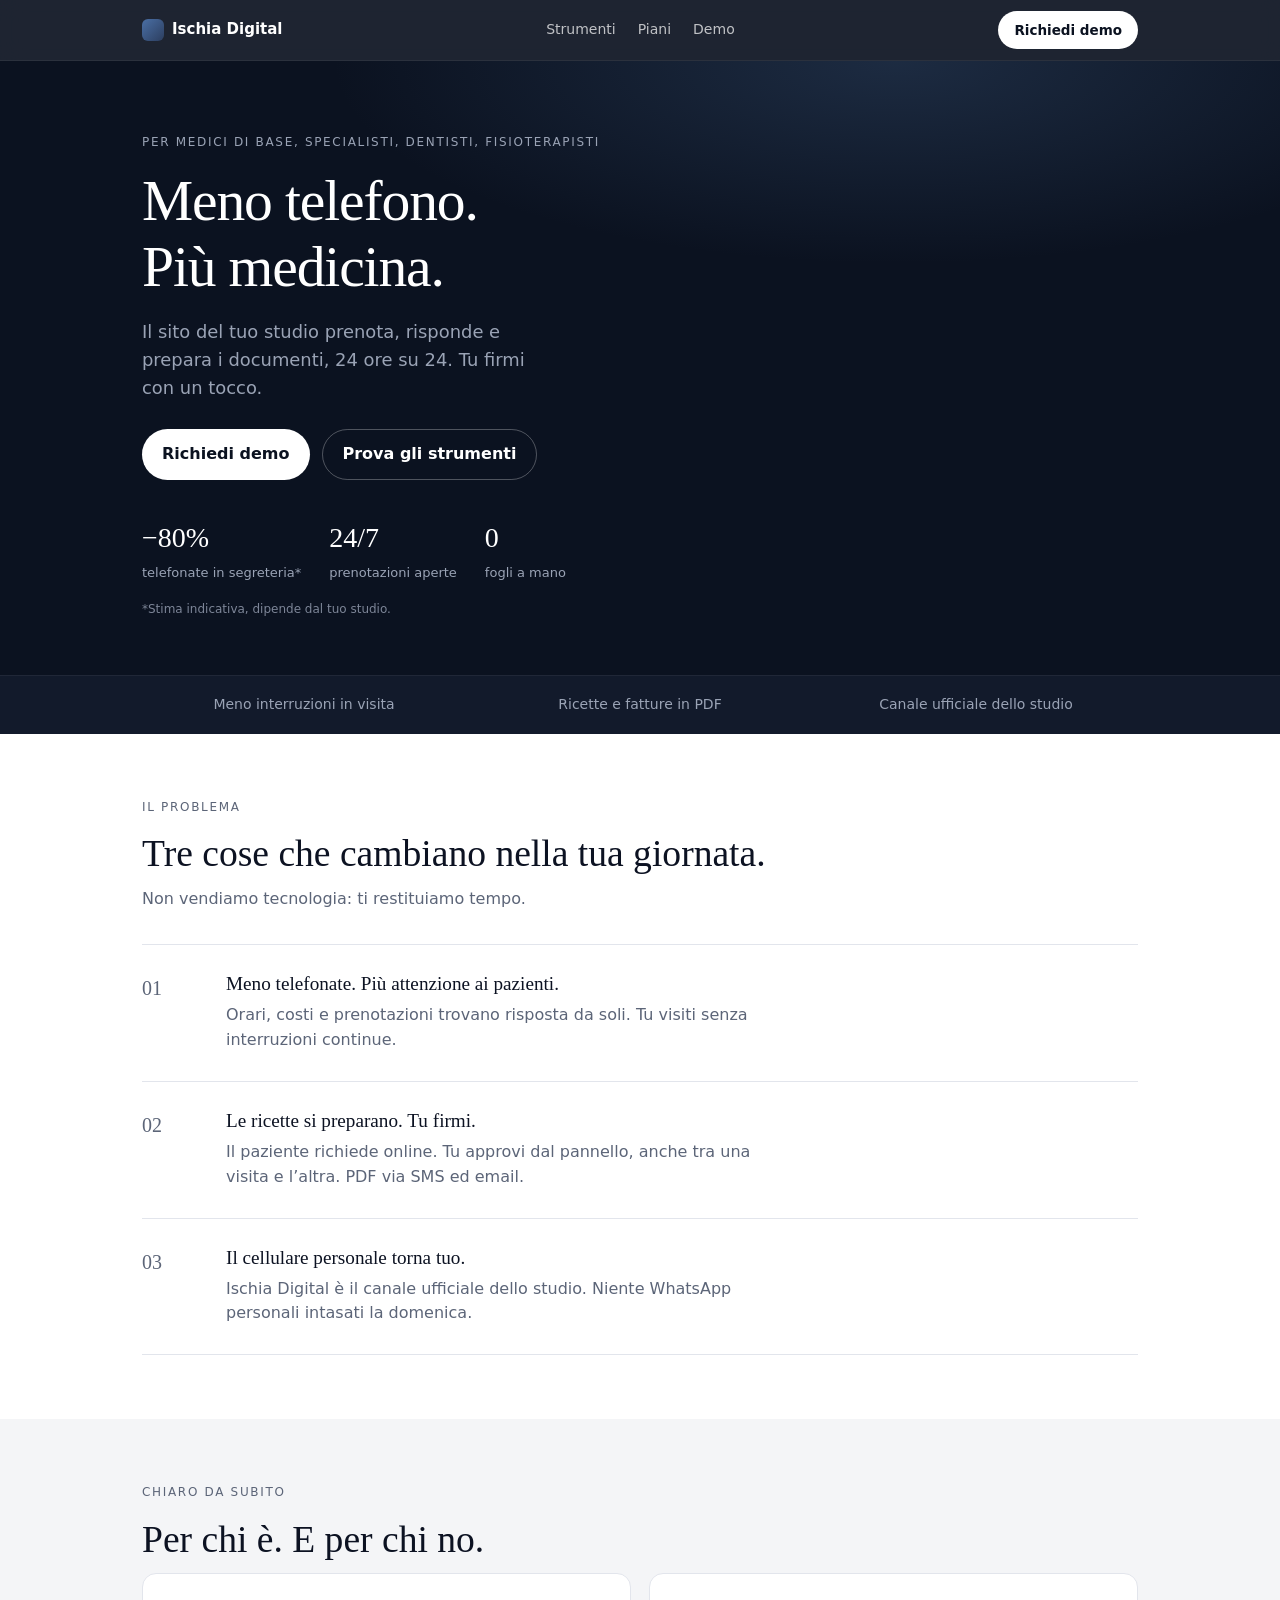
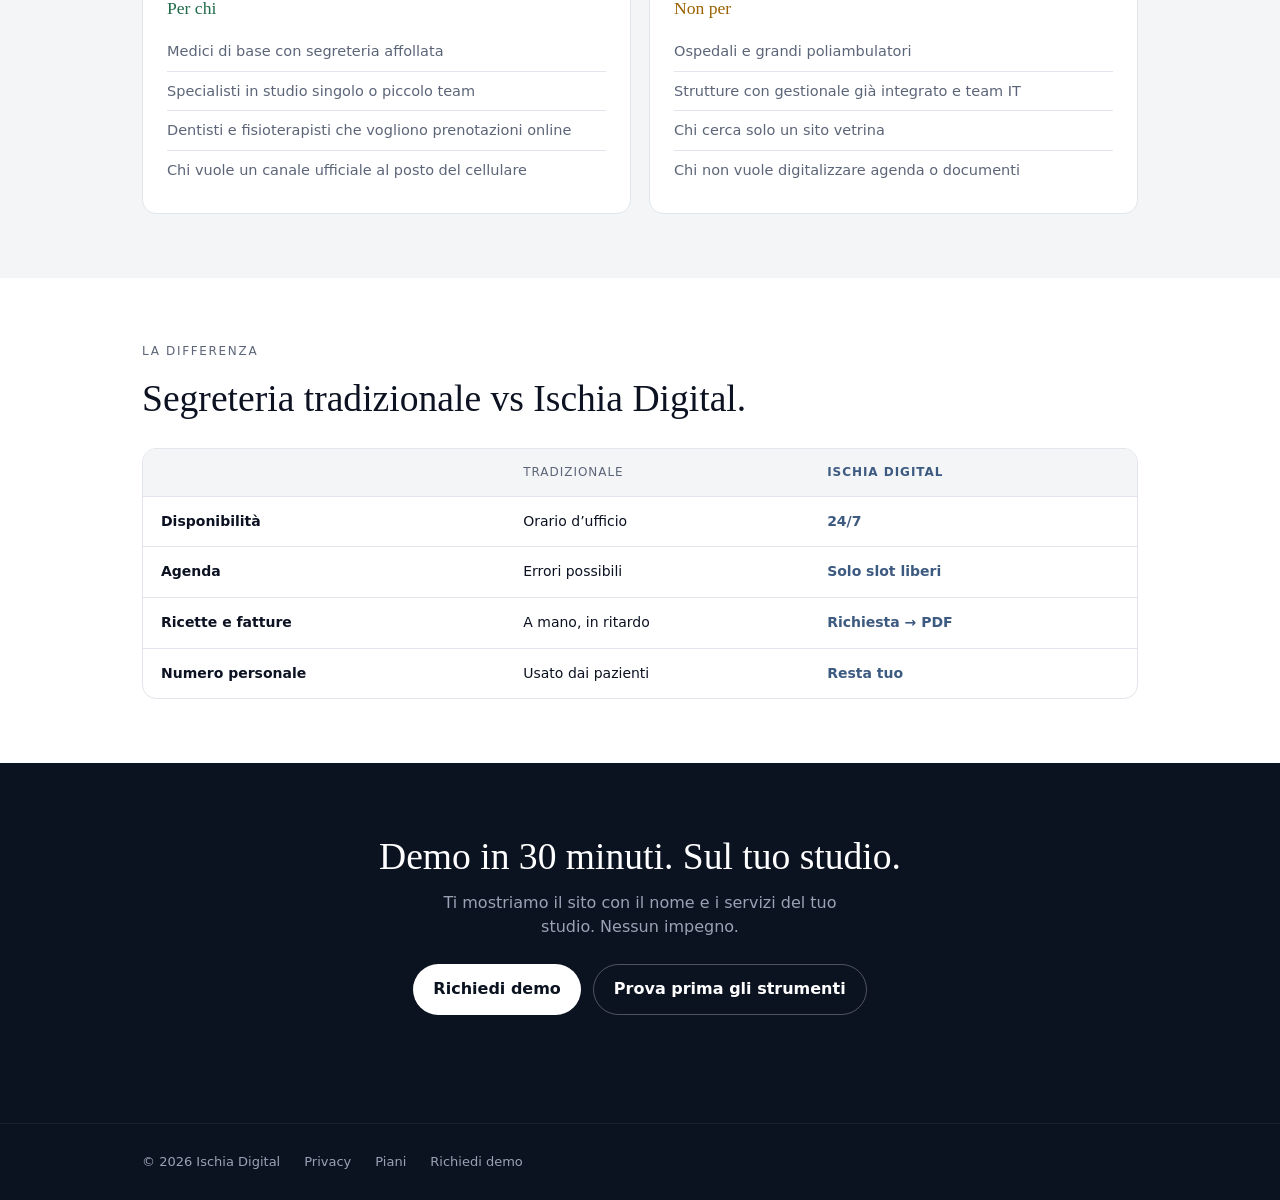
<file: index.html>
<!DOCTYPE html>
<html lang="it">
<head>
<meta charset="utf-8">
<meta name="viewport" content="width=device-width, initial-scale=1, viewport-fit=cover">
<title>Ischia Digital — Meno telefono. Più medicina.</title>
<meta name="description" content="Il sito del tuo studio prenota, risponde e prepara i documenti. Tu firmi con un tocco. Demo in 30 minuti.">
<link rel="stylesheet" href="style.css">
</head>
<body class="home">
<header class="hdr">
  <div class="w hdr-inner">
    <a class="logo" href="index.html"><i></i>Ischia Digital</a>
    <nav>
      <a href="strumenti.html">Strumenti</a>
      <a href="piani.html">Piani</a>
      <a href="demo.html">Demo</a>
    </nav>
    <a class="btn btn-pill" href="demo.html#richiedi">Richiedi demo</a>
  </div>
</header>

<section class="hero-dark">
  <div class="w">
    <p class="eyebrow">Per medici di base, specialisti, dentisti, fisioterapisti</p>
    <h1 class="display rv">Meno telefono.<br>Più medicina.</h1>
    <p class="lead rv">Il sito del tuo studio prenota, risponde e prepara i documenti, 24 ore su 24. Tu firmi con un tocco.</p>
    <div class="hero-cta rv">
      <a class="btn btn-light" href="demo.html#richiedi">Richiedi demo</a>
      <a class="btn btn-ghost" href="strumenti.html">Prova gli strumenti</a>
    </div>
    <div class="hero-stats rv">
      <div><strong>−80%</strong><span>telefonate in segreteria*</span></div>
      <div><strong>24/7</strong><span>prenotazioni aperte</span></div>
      <div><strong>0</strong><span>fogli a mano</span></div>
    </div>
    <p class="micro">*Stima indicativa, dipende dal tuo studio.</p>
  </div>
</section>

<div class="bar-dark">
  <div class="w bar-grid">
    <div>Meno interruzioni in visita</div>
    <div>Ricette e fatture in PDF</div>
    <div>Canale ufficiale dello studio</div>
  </div>
</div>

<section class="sec-light">
  <div class="w">
    <p class="eyebrow dark rv">Il problema</p>
    <h2 class="display-sm rv">Tre cose che cambiano nella tua giornata.</h2>
    <p class="sub rv">Non vendiamo tecnologia: ti restituiamo tempo.</p>
    <div class="rows">
      <article class="row-item rv">
        <span class="num">01</span>
        <div>
          <h3>Meno telefonate. Più attenzione ai pazienti.</h3>
          <p>Orari, costi e prenotazioni trovano risposta da soli. Tu visiti senza interruzioni continue.</p>
        </div>
      </article>
      <article class="row-item rv">
        <span class="num">02</span>
        <div>
          <h3>Le ricette si preparano. Tu firmi.</h3>
          <p>Il paziente richiede online. Tu approvi dal pannello, anche tra una visita e l’altra. PDF via SMS ed email.</p>
        </div>
      </article>
      <article class="row-item rv">
        <span class="num">03</span>
        <div>
          <h3>Il cellulare personale torna tuo.</h3>
          <p>Ischia Digital è il canale ufficiale dello studio. Niente WhatsApp personali intasati la domenica.</p>
        </div>
      </article>
    </div>
  </div>
</section>

<section class="sec-muted">
  <div class="w">
    <p class="eyebrow dark rv">Chiaro da subito</p>
    <h2 class="display-sm rv">Per chi è. E per chi no.</h2>
    <div class="split">
      <div class="split-card yes rv">
        <h3>Per chi</h3>
        <ul>
          <li>Medici di base con segreteria affollata</li>
          <li>Specialisti in studio singolo o piccolo team</li>
          <li>Dentisti e fisioterapisti che vogliono prenotazioni online</li>
          <li>Chi vuole un canale ufficiale al posto del cellulare</li>
        </ul>
      </div>
      <div class="split-card no rv">
        <h3>Non per</h3>
        <ul>
          <li>Ospedali e grandi poliambulatori</li>
          <li>Strutture con gestionale già integrato e team IT</li>
          <li>Chi cerca solo un sito vetrina</li>
          <li>Chi non vuole digitalizzare agenda o documenti</li>
        </ul>
      </div>
    </div>
  </div>
</section>

<section class="sec-light">
  <div class="w">
    <p class="eyebrow dark rv">La differenza</p>
    <h2 class="display-sm rv">Segreteria tradizionale vs Ischia Digital.</h2>
    <div class="cmp rv">
      <div class="cmp-head"><span></span><span>Tradizionale</span><span class="hl">Ischia Digital</span></div>
      <div class="cmp-row"><span>Disponibilità</span><span>Orario d’ufficio</span><span class="hl">24/7</span></div>
      <div class="cmp-row"><span>Agenda</span><span>Errori possibili</span><span class="hl">Solo slot liberi</span></div>
      <div class="cmp-row"><span>Ricette e fatture</span><span>A mano, in ritardo</span><span class="hl">Richiesta → PDF</span></div>
      <div class="cmp-row"><span>Numero personale</span><span>Usato dai pazienti</span><span class="hl">Resta tuo</span></div>
    </div>
  </div>
</section>

<section class="sec-dark">
  <div class="w cta-block">
    <h2 class="display-sm light rv">Demo in 30 minuti. Sul tuo studio.</h2>
    <p class="lead-sm rv">Ti mostriamo il sito con il nome e i servizi del tuo studio. Nessun impegno.</p>
    <div class="hero-cta rv">
      <a class="btn btn-light" href="demo.html#richiedi">Richiedi demo</a>
      <a class="btn btn-ghost" href="strumenti.html">Prova prima gli strumenti</a>
    </div>
  </div>
</section>

<footer class="ftr">
  <div class="w ftr-inner">
    <span>© 2026 Ischia Digital</span>
    <a href="privacy.html">Privacy</a>
    <a href="piani.html">Piani</a>
    <a href="demo.html#richiedi">Richiedi demo</a>
  </div>
</footer>

<a class="fab" href="demo.html#richiedi">Richiedi demo →</a>
<script src="common.js"></script>
</body>
</html>
</file>
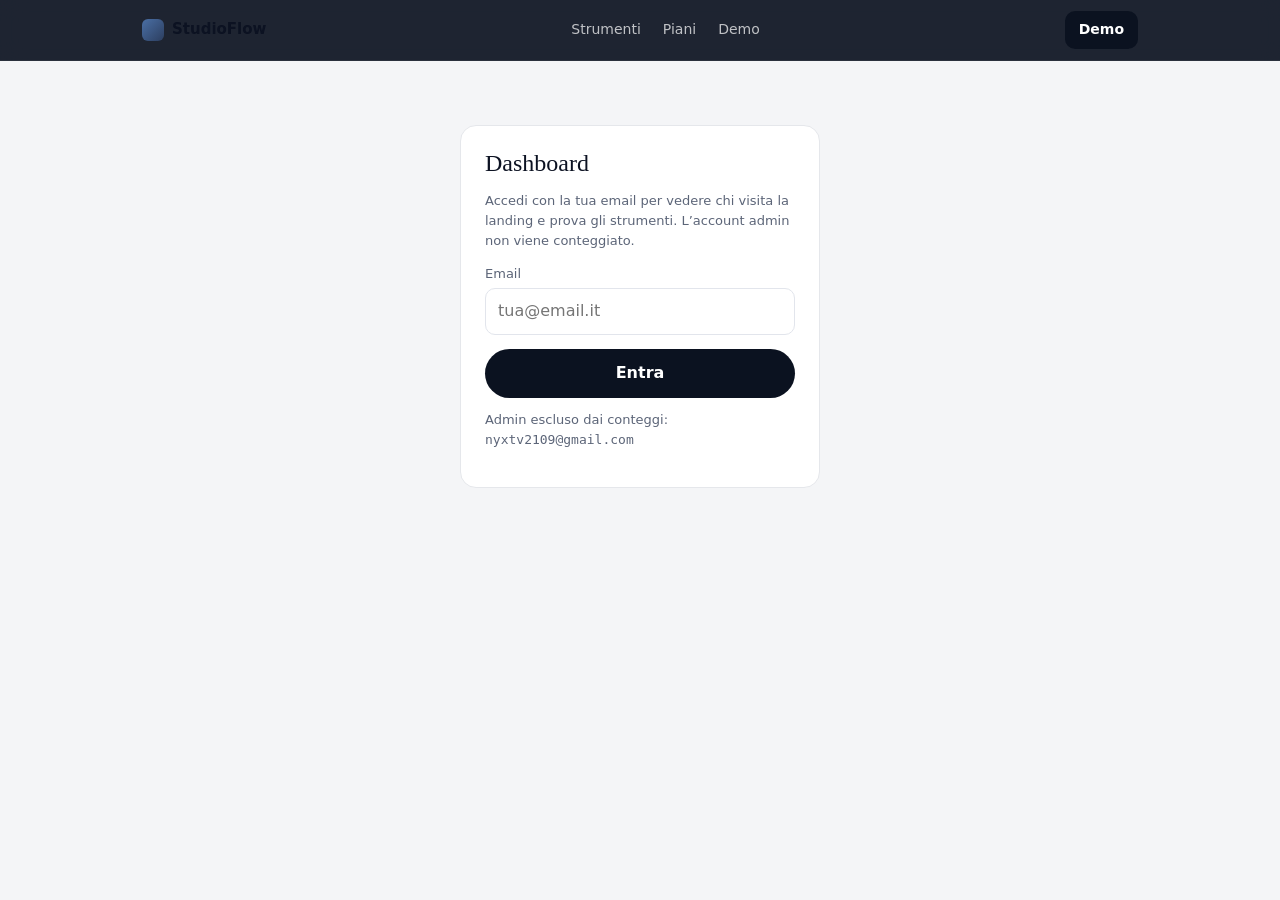
<file: dashboard.html>
<!DOCTYPE html>
<html lang="it">
<head>
<meta charset="utf-8">
<meta name="viewport" content="width=device-width, initial-scale=1, viewport-fit=cover">
<title>Dashboard — StudioFlow</title>
<link rel="stylesheet" href="style.css">
<style>
.dash-wrap{max-width:960px;margin:0 auto;padding:24px 16px 60px}
.dash-grid{display:grid;gap:12px;grid-template-columns:repeat(2,1fr)}
@media(min-width:640px){.dash-grid{grid-template-columns:repeat(4,1fr)}}
.stat{background:var(--card,#fff);border:1px solid var(--bd,#e5e7eb);border-radius:14px;padding:16px}
.stat b{display:block;font-size:1.6rem;font-family:Georgia,serif}
.stat span{font-size:12px;color:var(--mut,#6b7280);text-transform:uppercase;letter-spacing:.06em}
.tbl{width:100%;border-collapse:collapse;font-size:13px}
.tbl th,.tbl td{text-align:left;padding:8px 10px;border-bottom:1px solid var(--bd,#e5e7eb)}
.tbl th{font-size:11px;text-transform:uppercase;color:var(--mut,#6b7280)}
.login-box{max-width:360px;margin:40px auto;padding:24px;border:1px solid var(--bd,#e5e7eb);border-radius:16px;background:var(--card,#fff)}
.muted{color:var(--mut,#6b7280);font-size:13px}
.badge{display:inline-block;padding:2px 8px;border-radius:999px;background:#e8eef8;font-size:12px}
</style>
</head>
<body>
<header>
  <div class="w">
    <a class="logo" href="index.html" style="color:inherit;text-decoration:none"><i></i>StudioFlow</a>
    <nav>
      <a href="strumenti.html">Strumenti</a>
      <a href="piani.html">Piani</a>
      <a href="demo.html">Demo</a>
    </nav>
    <a class="btn s" href="demo.html">Demo</a>
  </div>
</header>

<div class="dash-wrap">
  <div id="loginView" class="login-box">
    <h2 style="margin:0 0 8px;font-family:Georgia,serif">Dashboard</h2>
    <p class="muted">Accedi con la tua email per vedere chi visita la landing e prova gli strumenti. L’account admin non viene conteggiato.</p>
    <label for="em">Email</label>
    <input id="em" type="email" placeholder="tua@email.it" autocomplete="username">
    <button class="btn" id="btnLogin" style="margin-top:14px;width:100%">Entra</button>
    <p class="muted" style="margin-top:12px">Admin escluso dai conteggi: <code>nyxtv2109@gmail.com</code></p>
  </div>

  <div id="dashView" hidden>
    <div style="display:flex;flex-wrap:wrap;justify-content:space-between;gap:12px;align-items:center;margin-bottom:20px">
      <div>
        <h2 style="margin:0;font-family:Georgia,serif">Attività landing</h2>
        <p class="muted" id="who">—</p>
      </div>
      <div style="display:flex;gap:8px;flex-wrap:wrap">
        <button class="btn s" id="btnRefresh">Aggiorna</button>
        <button class="btn o" id="btnExport" style="color:inherit">Esporta JSON</button>
        <button class="btn o" id="btnClear" style="color:inherit">Svuota</button>
        <button class="btn o" id="btnOut" style="color:inherit">Esci</button>
      </div>
    </div>

    <div class="dash-grid" id="stats"></div>

    <div class="c" style="margin-top:20px;overflow:auto">
      <h3 style="margin:0 0 12px">Ultimi eventi</h3>
      <table class="tbl">
        <thead><tr><th>Quando</th><th>Evento</th><th>Pagina</th><th>Dettaglio</th><th>Visitatore</th></tr></thead>
        <tbody id="rows"></tbody>
      </table>
      <p class="muted" style="margin-top:12px">I dati restano nel browser (localStorage). Con l’email admin non generi eventi. Per vedere attività clienti: apri la dashboard sullo stesso dispositivo dopo i loro test, oppure esporta JSON.</p>
    </div>
  </div>
</div>

<script src="common.js"></script>
<script>
(function(){
  const ADMIN='nyxtv2109@gmail.com';
  const $id=id=>document.getElementById(id);
  function isAdminEmail(em){return (em||'').toLowerCase().trim()===ADMIN}
  function showDash(email){
    $id('loginView').hidden=true;
    $id('dashView').hidden=false;
    $id('who').textContent='Accesso: '+email+(isAdminEmail(email)?' · account escluso dai conteggi':'');
    render();
  }
  function render(){
    const ev=sfLoad().slice().reverse();
    const views=ev.filter(e=>e.event==='page_view');
    const tools=ev.filter(e=>e.event==='click_strumenti'||e.event==='tool_prenota'||e.event==='tool_ricetta'||e.event==='tool_firma');
    const pdf=ev.filter(e=>e.event==='click_scarica_pdf'||e.event==='pdf_download');
    const demo=ev.filter(e=>e.event==='click_richiedi_demo'||e.event==='form_demo_submit'||e.event==='click_personalizza');
    const uniq=new Set(ev.map(e=>e.vid)).size;
    $id('stats').innerHTML=[
      ['Visite pagina',views.length],
      ['Visitatori',uniq],
      ['Strumenti',tools.length],
      ['PDF / demo',pdf.length+demo.length]
    ].map(([l,v])=>'<div class="stat"><b>'+v+'</b><span>'+l+'</span></div>').join('');
    $id('rows').innerHTML=ev.slice(0,80).map(e=>{
      const when=new Date(e.ts).toLocaleString('it-IT');
      const det=e.label||e.title||e.type||e.href||e.slot||e.nre||'—';
      return '<tr><td>'+when+'</td><td><span class="badge">'+E(e.event)+'</span></td><td>'+E(e.path||'')+'</td><td>'+E(String(det).slice(0,60))+'</td><td>'+E((e.vid||'').slice(0,10))+'</td></tr>';
    }).join('')||'<tr><td colspan="5">Nessun evento. Naviga il sito da finestra anonima (senza login admin).</td></tr>';
  }
  $id('btnLogin').onclick=function(){
    const em=($id('em').value||'').trim();
    if(!em||em.indexOf('@')===-1){alert('Inserisci un’email valida');return}
    try{localStorage.setItem(SF_ADMIN,em)}catch(e){}
    if(isAdminEmail(em)){try{localStorage.setItem('sf_admin','1')}catch(e){}}
    else{try{localStorage.removeItem('sf_admin')}catch(e){}}
    showDash(em);
  };
  $id('btnRefresh').onclick=render;
  $id('btnOut').onclick=function(){
    try{localStorage.removeItem(SF_ADMIN);localStorage.removeItem('sf_admin')}catch(e){}
    location.reload();
  };
  $id('btnClear').onclick=function(){
    if(!confirm('Svuotare tutti gli eventi su questo browser?'))return;
    try{localStorage.setItem(SF_EV,'[]')}catch(e){}
    render();
  };
  $id('btnExport').onclick=function(){
    const blob=new Blob([JSON.stringify(sfLoad(),null,2)],{type:'application/json'});
    const a=document.createElement('a');
    a.href=URL.createObjectURL(blob);
    a.download='studioflow-analytics.json';
    a.click();
  };
  try{const em=localStorage.getItem(SF_ADMIN);if(em)showDash(em)}catch(e){}
})();
</script>
</body>
</html>
</file>
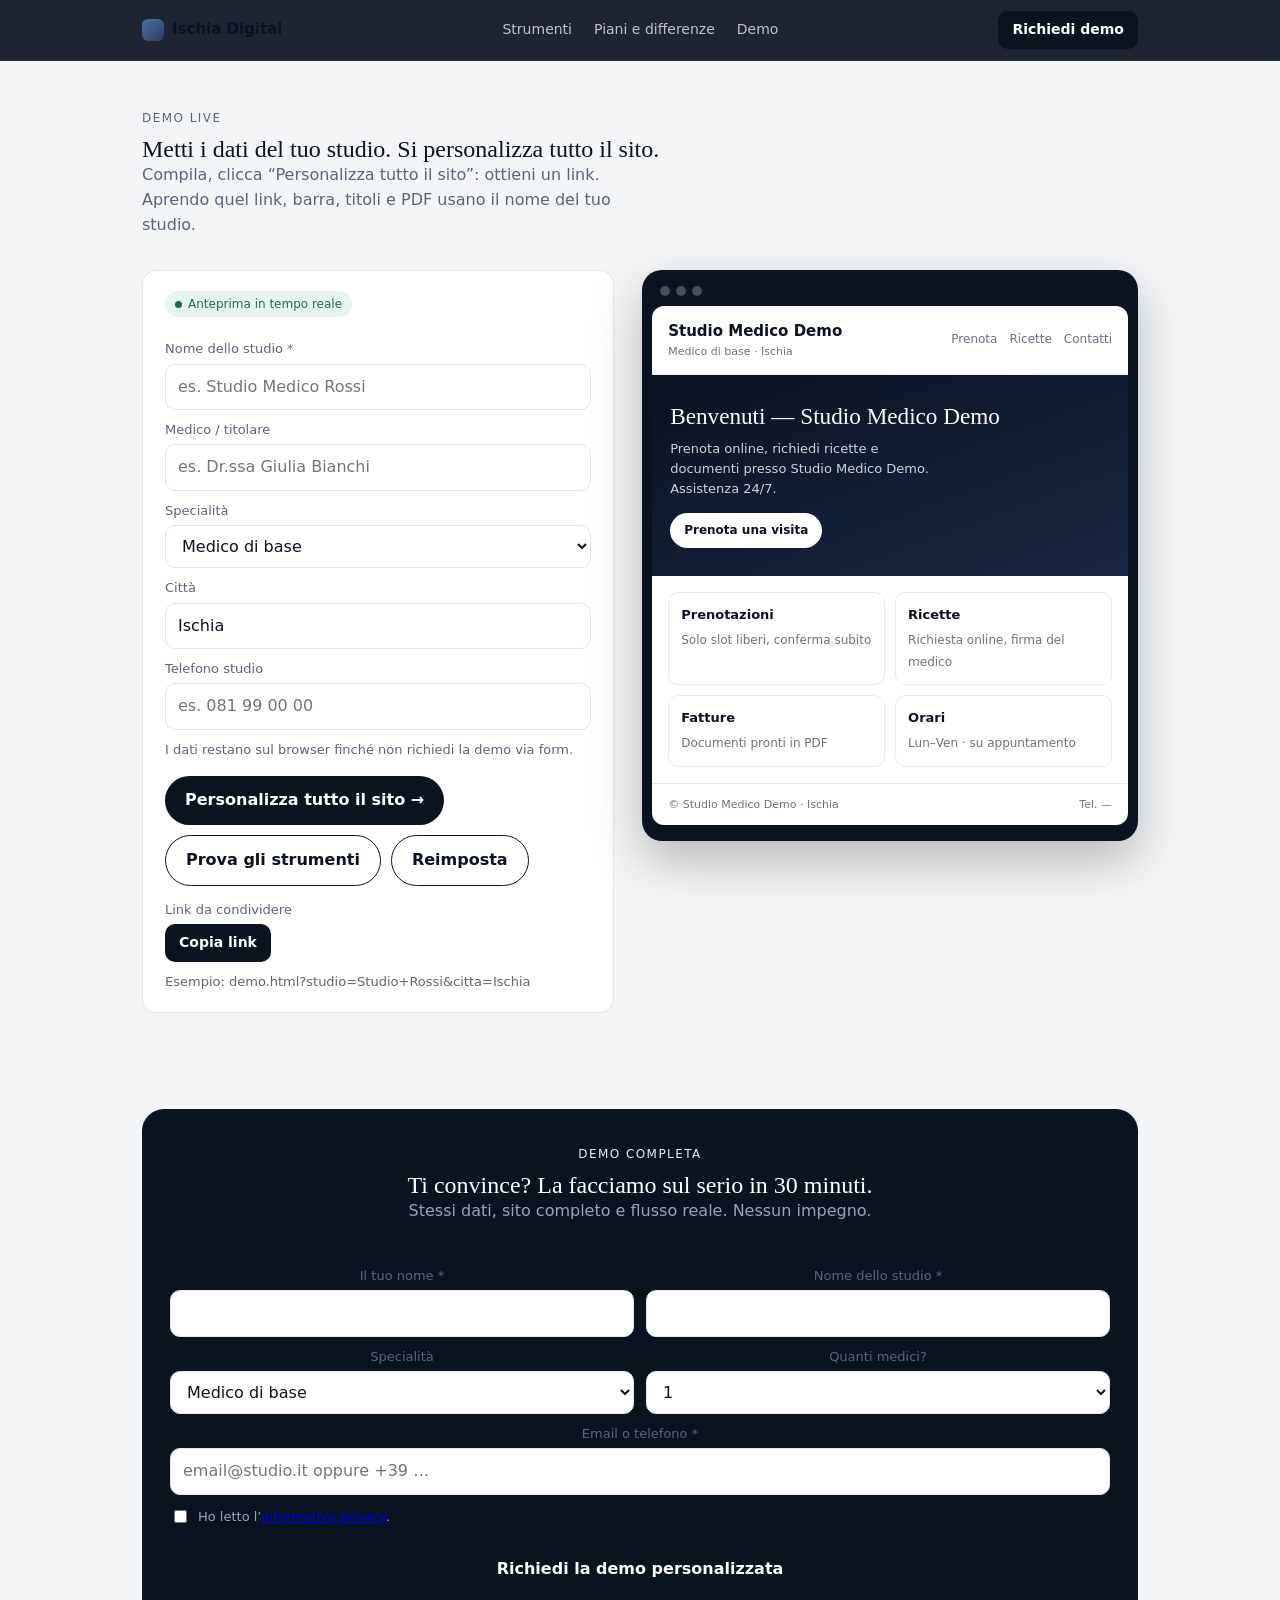
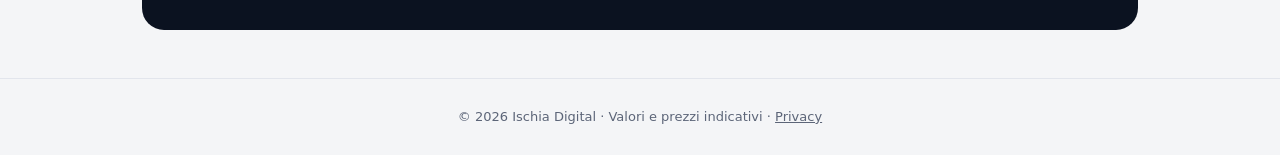
<file: demo.html>
<!DOCTYPE html>
<html lang="it">
<head>
<meta charset="utf-8">
<meta name="viewport" content="width=device-width, initial-scale=1, viewport-fit=cover">
<title>Demo — Ischia Digital</title>
<meta name="description" content="Inserisci i dati del tuo studio e personalizza tutto il sito con un link.">
<link rel="stylesheet" href="style.css">
<style>
.pers-grid{display:grid;gap:28px;align-items:start}
@media(min-width:860px){.pers-grid{grid-template-columns:1fr 1.05fr}}
.preview-shell{background:var(--navy,#0b1220);border-radius:20px;padding:10px 10px 16px;box-shadow:0 20px 50px rgba(0,0,0,.25)}
.preview-bar{display:flex;gap:6px;padding:6px 8px 10px}
.preview-bar i{width:10px;height:10px;border-radius:50%;background:rgba(255,255,255,.25);display:block}
.preview-frame{background:#fff;border-radius:12px;overflow:hidden;min-height:420px;color:#0c1222;font-size:14px}
.pv-hdr{display:flex;justify-content:space-between;align-items:center;padding:14px 16px;border-bottom:1px solid #e8ecf0}
.pv-logo{font-weight:700;font-size:15px}
.pv-logo small{display:block;font-weight:500;font-size:11px;color:#6b7280}
.pv-nav{display:flex;gap:12px;font-size:12px;color:#6b7280}
.pv-hero{padding:28px 18px;background:linear-gradient(160deg,#0b1220 0%,#1a2744 100%);color:#fff}
.pv-hero h3{font-family:Georgia,serif;font-size:1.45rem;margin:0 0 8px;font-weight:500;line-height:1.2}
.pv-hero p{margin:0 0 14px;opacity:.8;font-size:13px;max-width:32ch}
.pv-hero .pv-btn{display:inline-block;background:#fff;color:#0b1220;padding:8px 14px;border-radius:999px;font-size:12px;font-weight:600}
.pv-body{padding:16px}
.pv-cards{display:grid;grid-template-columns:1fr 1fr;gap:10px}
.pv-card{border:1px solid #e8ecf0;border-radius:10px;padding:12px}
.pv-card b{display:block;font-size:13px;margin-bottom:4px}
.pv-card span{font-size:12px;color:#6b7280}
.pv-foot{padding:12px 16px;border-top:1px solid #e8ecf0;font-size:11px;color:#6b7280;display:flex;justify-content:space-between;gap:8px;flex-wrap:wrap}
.hint{font-size:13px;color:var(--mut);margin:10px 0 0}
.live-badge{display:inline-flex;align-items:center;gap:6px;font-size:12px;color:#1f6b4a;background:#e6f5ee;padding:4px 10px;border-radius:999px;margin-bottom:12px}
.live-badge::before{content:"";width:7px;height:7px;border-radius:50%;background:#1f6b4a;animation:pulse 1.4s infinite}
@keyframes pulse{0%,100%{opacity:1}50%{opacity:.35}}
</style>
</head>
<body>
<header>
  <div class="w">
    <a class="logo" href="index.html" style="color:inherit;text-decoration:none"><i></i>Ischia Digital</a>
    <nav>
      <a href="strumenti.html">Strumenti</a>
      <a href="piani.html">Piani e differenze</a>
      <a href="demo.html">Demo</a>
    </nav>
    <a class="btn s" href="#richiedi">Richiedi demo</a>
  </div>
</header>

<section id="demo">
  <div class="w">
    <span class="n">Demo live</span>
    <h2 class="rv">Metti i dati del tuo studio. Si personalizza tutto il sito.</h2>
    <p class="sub rv">Compila, clicca “Personalizza tutto il sito”: ottieni un link. Aprendo quel link, barra, titoli e PDF usano il nome del tuo studio.</p>

    <div class="pers-grid rv">
      <div class="c">
        <span class="live-badge">Anteprima in tempo reale</span>
        <label for="pNome">Nome dello studio *</label>
        <input id="pNome" type="text" placeholder="es. Studio Medico Rossi" autocomplete="organization">
        <label for="pDoc">Medico / titolare</label>
        <input id="pDoc" type="text" placeholder="es. Dr.ssa Giulia Bianchi">
        <label for="pSpec">Specialità</label>
        <select id="pSpec">
          <option>Medico di base</option>
          <option>Cardiologia</option>
          <option>Dentista</option>
          <option>Fisioterapia</option>
          <option>Dermatologia</option>
          <option>Specialista</option>
        </select>
        <label for="pCitta">Città</label>
        <input id="pCitta" type="text" placeholder="es. Ischia" value="Ischia">
        <label for="pTel">Telefono studio</label>
        <input id="pTel" type="text" placeholder="es. 081 99 00 00">
        <p class="hint">I dati restano sul browser finché non richiedi la demo via form.</p>
        <div style="display:flex;flex-wrap:wrap;gap:10px;margin-top:16px">
          <button type="button" class="btn" id="btnApply">Personalizza tutto il sito →</button>
          <a class="btn o" href="strumenti.html" id="goTools" style="color:inherit">Prova gli strumenti</a>
          <button type="button" class="btn o" id="btnReset" style="color:inherit">Reimposta</button>
        </div>
        <div style="margin-top:14px">
          <label for="shareLink">Link da condividere</label>
          <div style="display:flex;gap:8px;flex-wrap:wrap;align-items:center">
            <input id="shareLink" type="text" readonly hidden style="flex:1;min-width:200px;font-size:13px">
            <button type="button" class="btn s" id="btnCopy">Copia link</button>
          </div>
          <p class="hint">Esempio: demo.html?studio=Studio+Rossi&citta=Ischia</p>
        </div>
      </div>

      <div class="preview-shell">
        <div class="preview-bar"><i></i><i></i><i></i></div>
        <div class="preview-frame" id="preview">
          <div class="pv-hdr">
            <div class="pv-logo" id="pvLogo">Studio Medico Demo<small id="pvSpec">Medicina generale · Ischia</small></div>
            <div class="pv-nav"><span>Prenota</span><span>Ricette</span><span>Contatti</span></div>
          </div>
          <div class="pv-hero">
            <h3 id="pvTitle">Benvenuti nello Studio Medico Demo</h3>
            <p id="pvLead">Prenota online, richiedi ricette e documenti. Assistenza 24/7.</p>
            <span class="pv-btn">Prenota una visita</span>
          </div>
          <div class="pv-body">
            <div class="pv-cards">
              <div class="pv-card"><b>Prenotazioni</b><span>Solo slot liberi, conferma subito</span></div>
              <div class="pv-card"><b>Ricette</b><span>Richiesta online, firma del medico</span></div>
              <div class="pv-card"><b>Fatture</b><span>Documenti pronti in PDF</span></div>
              <div class="pv-card"><b>Orari</b><span id="pvOrari">Lun–Ven · su appuntamento</span></div>
            </div>
          </div>
          <div class="pv-foot">
            <span id="pvFoot">© Studio Medico Demo · Ischia</span>
            <span id="pvTel">Tel. —</span>
          </div>
        </div>
      </div>
    </div>
  </div>
</section>

<section id="richiedi">
  <div class="w">
    <div class="band rv">
      <span class="n" style="color:var(--ac2)">Demo completa</span>
      <h2>Ti convince? La facciamo sul serio in 30 minuti.</h2>
      <p class="sub">Stessi dati, sito completo e flusso reale. Nessun impegno.</p>
      <form id="fm" onsubmit="inviaDemo(event)">
        <div class="row2">
          <div><label for="fNome">Il tuo nome *</label><input id="fNome" name="nome" required autocomplete="name"></div>
          <div><label for="fStudio">Nome dello studio *</label><input id="fStudio" name="studio" required autocomplete="organization"></div>
        </div>
        <div class="row2">
          <div>
            <label for="fSpec">Specialità</label>
            <select id="fSpec" name="spec">
              <option value="">Seleziona…</option>
              <option>Medico di base</option>
              <option>Specialista</option>
              <option>Dentista</option>
              <option>Fisioterapista</option>
              <option>Altro</option>
            </select>
          </div>
          <div>
            <label for="fMed">Quanti medici?</label>
            <select id="fMed" name="medici"><option>1</option><option>2–4</option><option>5+</option></select>
          </div>
        </div>
        <label for="fCont">Email o telefono *</label>
        <input id="fCont" name="contatto" required placeholder="email@studio.it oppure +39 …">
        <label class="ck"><input type="checkbox" required> <span>Ho letto l’<a href="privacy.html" target="_blank">informativa privacy</a>.</span></label>
        <button class="btn" style="margin-top:14px" type="submit">Richiedi la demo personalizzata</button>
      </form>
    </div>
  </div>
</section>

<footer><div class="w">© 2026 Ischia Digital · Valori e prezzi indicativi · <a href="privacy.html" style="color:inherit">Privacy</a></div></footer>
<script src="common.js"></script>
<script src="demo.js"></script>
</body>
</html>
</file>
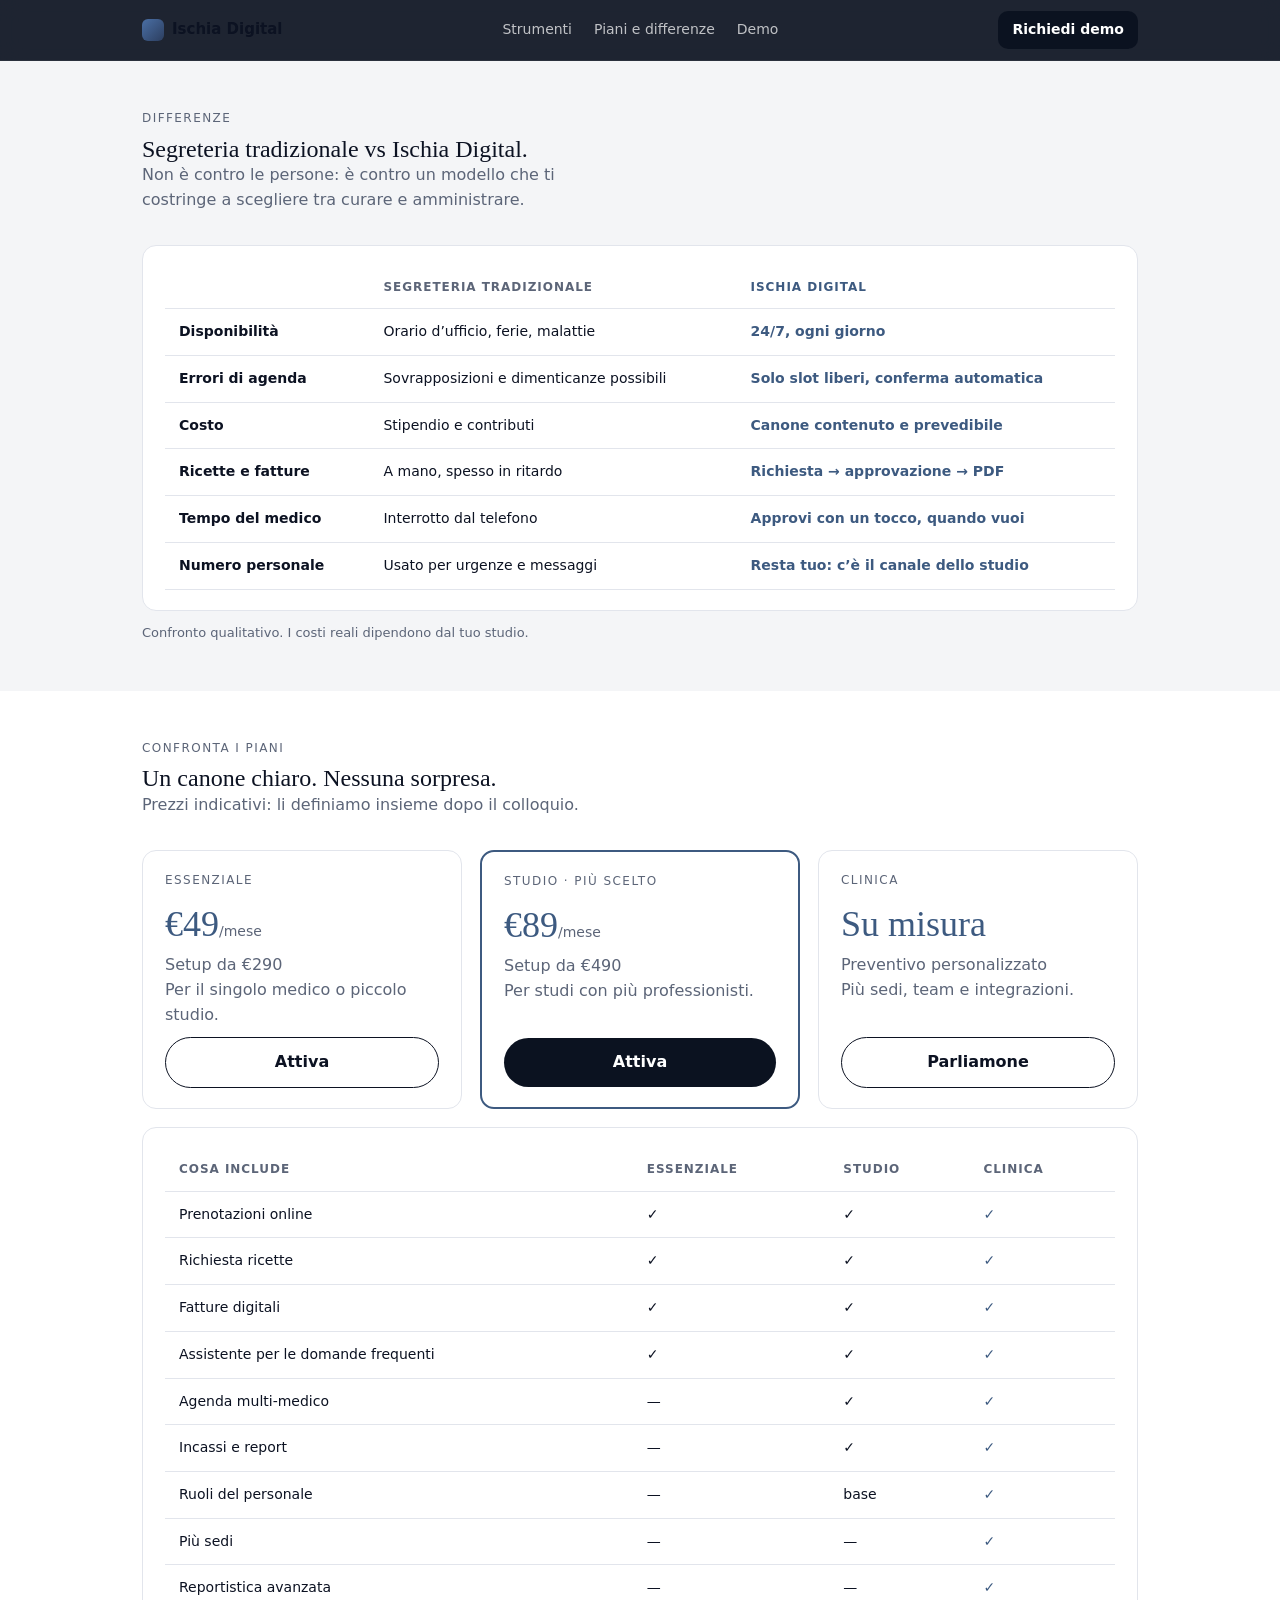
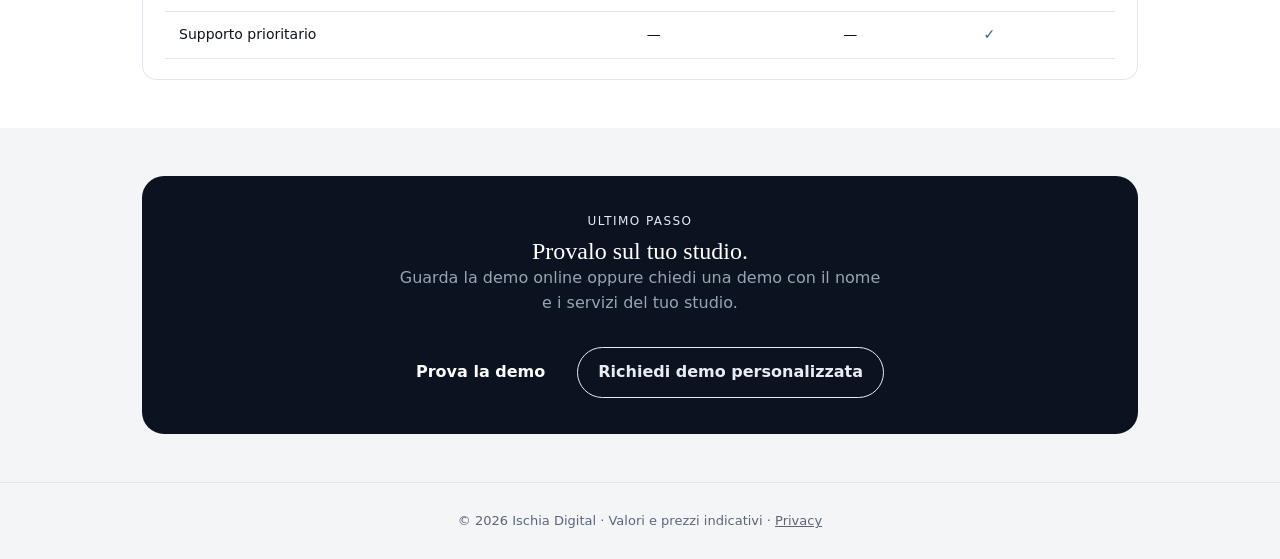
<file: piani.html>
<!DOCTYPE html><html lang="it"><head><meta charset="utf-8"><meta name="viewport" content="width=device-width, initial-scale=1, viewport-fit=cover"><title>Piani e differenze — Ischia Digital</title><meta name="description" content="Confronta Ischia Digital con la segreteria tradizionale e scegli il piano giusto per il tuo studio."><link rel="stylesheet" href="style.css"></head><body><header><div class="w"><a class="logo" href="index.html" style="color:inherit;text-decoration:none"><i></i>Ischia Digital</a><nav><a href="strumenti.html">Strumenti</a><a href="piani.html">Piani e differenze</a><a href="demo.html">Demo</a></nav><a class="btn s" href="demo.html#richiedi">Richiedi demo</a></div></header>

<section id="differenze"><div class="w"><span class="n">Differenze</span><h2 class="rv">Segreteria tradizionale vs Ischia Digital.</h2><p class="sub rv">Non è contro le persone: è contro un modello che ti costringe a scegliere tra curare e amministrare.</p>
<div class="c rv ov"><table class="t"><thead><tr><th></th><th>Segreteria tradizionale</th><th class="hl">Ischia Digital</th></tr></thead><tbody>
<tr><td><b>Disponibilità</b></td><td>Orario d’ufficio, ferie, malattie</td><td>24/7, ogni giorno</td></tr>
<tr><td><b>Errori di agenda</b></td><td>Sovrapposizioni e dimenticanze possibili</td><td>Solo slot liberi, conferma automatica</td></tr>
<tr><td><b>Costo</b></td><td>Stipendio e contributi</td><td>Canone contenuto e prevedibile</td></tr>
<tr><td><b>Ricette e fatture</b></td><td>A mano, spesso in ritardo</td><td>Richiesta → approvazione → PDF</td></tr>
<tr><td><b>Tempo del medico</b></td><td>Interrotto dal telefono</td><td>Approvi con un tocco, quando vuoi</td></tr>
<tr><td><b>Numero personale</b></td><td>Usato per urgenze e messaggi</td><td>Resta tuo: c’è il canale dello studio</td></tr>
</tbody></table></div>
<p class="sub" style="margin:12px 0 0;font-size:13px">Confronto qualitativo. I costi reali dipendono dal tuo studio.</p>
</div></section>

<section id="piani" style="background:var(--card);border-block:1px solid var(--bd)"><div class="w">
<span class="n">Confronta i piani</span>
<h2 class="rv">Un canone chiaro. Nessuna sorpresa.</h2>
<p class="sub rv">Prezzi indicativi: li definiamo insieme dopo il colloquio.</p>
<div class="g g3">
<div class="c pl rv"><span class="n">Essenziale</span><div class="pr">€49<small>/mese</small></div><p class="sub" style="margin:0 0 10px">Setup da €290<br>Per il singolo medico o piccolo studio.</p><a class="btn o" href="demo.html#richiedi" style="color:var(--tx)">Attiva</a></div>
<div class="c pl rv ft"><span class="n">Studio · più scelto</span><div class="pr">€89<small>/mese</small></div><p class="sub" style="margin:0 0 10px">Setup da €490<br>Per studi con più professionisti.</p><a class="btn" href="demo.html#richiedi">Attiva</a></div>
<div class="c pl rv"><span class="n">Clinica</span><div class="pr">Su misura</div><p class="sub" style="margin:0 0 10px">Preventivo personalizzato<br>Più sedi, team e integrazioni.</p><a class="btn o" href="demo.html#richiedi" style="color:var(--tx)">Parliamone</a></div>
</div>

<div class="c rv ov" style="margin-top:18px">
<table class="t">
<thead><tr><th>Cosa include</th><th>Essenziale</th><th>Studio</th><th>Clinica</th></tr></thead>
<tbody>
<tr><td>Prenotazioni online</td><td>✓</td><td>✓</td><td>✓</td></tr>
<tr><td>Richiesta ricette</td><td>✓</td><td>✓</td><td>✓</td></tr>
<tr><td>Fatture digitali</td><td>✓</td><td>✓</td><td>✓</td></tr>
<tr><td>Assistente per le domande frequenti</td><td>✓</td><td>✓</td><td>✓</td></tr>
<tr><td>Agenda multi-medico</td><td>—</td><td>✓</td><td>✓</td></tr>
<tr><td>Incassi e report</td><td>—</td><td>✓</td><td>✓</td></tr>
<tr><td>Ruoli del personale</td><td>—</td><td>base</td><td>✓</td></tr>
<tr><td>Più sedi</td><td>—</td><td>—</td><td>✓</td></tr>
<tr><td>Reportistica avanzata</td><td>—</td><td>—</td><td>✓</td></tr>
<tr><td>Supporto prioritario</td><td>—</td><td>—</td><td>✓</td></tr>
</tbody>
</table>
</div>
</div></section>

<section><div class="w"><div class="band rv"><span class="n" style="color:var(--ac2)">Ultimo passo</span><h2>Provalo sul tuo studio.</h2><p class="sub">Guarda la demo online oppure chiedi una demo con il nome e i servizi del tuo studio.</p><div class="ctas"><a class="btn" href="demo.html#demo">Prova la demo</a><a class="btn o" style="color:var(--dkt)" href="demo.html#richiedi">Richiedi demo personalizzata</a></div></div></div></section>
<footer><div class="w">© 2026 Ischia Digital · Valori e prezzi indicativi · <a href="privacy.html" style="color:inherit">Privacy</a></div></footer>
<script src="common.js"></script></body></html>
</file>
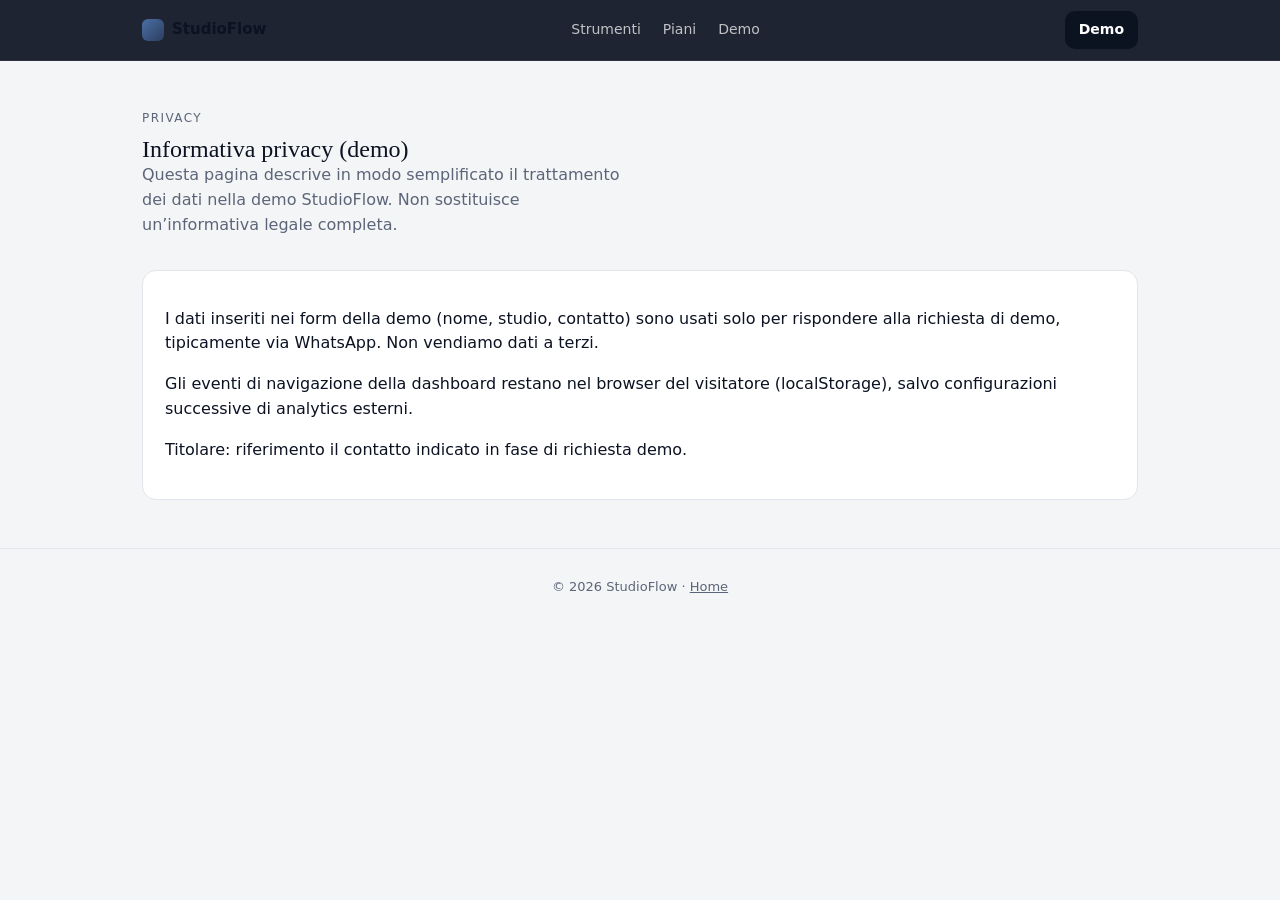
<file: privacy.html>
<!DOCTYPE html><html lang="it"><head><meta charset="utf-8"><meta name="viewport" content="width=device-width, initial-scale=1"><title>Privacy — StudioFlow</title><link rel="stylesheet" href="style.css"></head><body><header><div class="w"><a class="logo" href="index.html" style="color:inherit;text-decoration:none"><i></i>StudioFlow</a><nav><a href="strumenti.html">Strumenti</a><a href="piani.html">Piani</a><a href="demo.html">Demo</a></nav><a class="btn s" href="demo.html">Demo</a></div></header><section><div class="w"><span class="n">Privacy</span><h2>Informativa privacy (demo)</h2><p class="sub">Questa pagina descrive in modo semplificato il trattamento dei dati nella demo StudioFlow. Non sostituisce un’informativa legale completa.</p><div class="c"><p>I dati inseriti nei form della demo (nome, studio, contatto) sono usati solo per rispondere alla richiesta di demo, tipicamente via WhatsApp. Non vendiamo dati a terzi.</p><p>Gli eventi di navigazione della dashboard restano nel browser del visitatore (localStorage), salvo configurazioni successive di analytics esterni.</p><p>Titolare: riferimento il contatto indicato in fase di richiesta demo.</p></div></div></section><footer><div class="w">© 2026 StudioFlow · <a href="index.html" style="color:inherit">Home</a></div></footer><script src="common.js"></script></body></html>
</file>
<file: style.css>
/* ===== Design system: dark premium (Tremendis-inspired) ===== */
:root{
  --bg:#f4f5f7;
  --card:#ffffff;
  --tx:#0c1222;
  --mut:#5c6578;
  --line:#e2e5ec;
  --navy:#0b1220;
  --navy2:#121a2b;
  --ink:#e8ecf4;
  --muted-on-dark:#9aa3b5;
  --ac:#3d5a80;
  --ac-soft:#e8eef6;
  --ok:#1f6b4a;
  --wa:#9a6200;
  --radius:14px;
  --font:system-ui,-apple-system,"Segoe UI",sans-serif;
  --serif:Georgia,"Times New Roman",serif;
  box-sizing:border-box;
  color-scheme:light;
}
*{box-sizing:border-box}
html{scroll-behavior:smooth;scroll-padding-top:72px}
body{margin:0;background:var(--bg);color:var(--tx);font:16px/1.55 var(--font)}
h1,h2,h3{font-family:var(--serif);line-height:1.15;margin:0;font-weight:500}
.w{max-width:1040px;margin:0 auto;padding:0 22px}

.hdr,header{
  position:sticky;top:0;z-index:20;
  background:rgba(11,18,32,.92);
  backdrop-filter:blur(12px);
  border-bottom:1px solid rgba(255,255,255,.06);
}
.hdr-inner,header .w{
  display:flex;align-items:center;justify-content:space-between;height:60px;gap:16px;
}
.logo{display:flex;align-items:center;gap:8px;font-weight:600;color:#fff;text-decoration:none;font-size:15px}
.logo i{width:22px;height:22px;border-radius:6px;background:linear-gradient(135deg,#4a6fa5,#2c3e5f);display:inline-block}
nav{display:flex;gap:22px;font-size:14px}
nav a{color:rgba(255,255,255,.72);text-decoration:none}
nav a:hover{color:#fff}
.btn{
  display:inline-flex;align-items:center;justify-content:center;
  border:0;border-radius:999px;padding:12px 20px;
  font:inherit;font-weight:600;cursor:pointer;text-decoration:none;
  background:var(--navy);color:#fff;
}
.btn-pill{padding:9px 16px;font-size:13.5px;background:#fff;color:var(--navy)}
.btn-light{background:#fff;color:var(--navy)}
.btn-ghost{background:transparent;color:#fff;border:1px solid rgba(255,255,255,.28)}
.btn.o{background:transparent;border:1.5px solid currentColor;color:inherit}
.btn.s{padding:8px 14px;font-size:14px;border-radius:10px}

.hero-dark{
  background:var(--navy);
  color:var(--ink);
  padding:72px 0 56px;
  background-image:radial-gradient(ellipse 80% 60% at 70% 0%,rgba(61,90,128,.35),transparent 55%);
}
.eyebrow{font-size:12px;letter-spacing:.14em;text-transform:uppercase;color:var(--muted-on-dark);margin:0 0 16px}
.eyebrow.dark{color:var(--mut)}
.display{font-size:clamp(2.4rem,6vw,3.6rem);color:#fff;margin:0 0 18px;letter-spacing:-.02em}
.display-sm{font-size:clamp(1.7rem,3.5vw,2.35rem);margin:0 0 12px}
.display-sm.light{color:#fff}
.lead{max-width:36ch;color:var(--muted-on-dark);font-size:1.12rem;margin:0 0 28px}
.lead-sm{max-width:42ch;color:var(--muted-on-dark);margin:0 0 24px}
.hero-cta{display:flex;flex-wrap:wrap;gap:12px;margin-bottom:36px}
.hero-stats{display:flex;flex-wrap:wrap;gap:28px}
.hero-stats strong{display:block;font-family:var(--serif);font-size:1.75rem;color:#fff;font-weight:500}
.hero-stats span{font-size:13px;color:var(--muted-on-dark)}
.micro{margin:16px 0 0;font-size:12px;color:rgba(154,163,181,.8)}

.bar-dark{background:var(--navy2);border-top:1px solid rgba(255,255,255,.06)}
.bar-grid{display:grid;grid-template-columns:repeat(3,1fr);gap:12px;padding:18px 22px;text-align:center;color:var(--muted-on-dark);font-size:14px}
@media(max-width:640px){.bar-grid{grid-template-columns:1fr}}

.sec-light{padding:64px 0;background:#fff}
.sec-muted{padding:64px 0;background:var(--bg)}
.sec-dark{padding:72px 0;background:var(--navy)}
.sub{color:var(--mut);max-width:48ch;margin:0 0 32px}

.rows{display:flex;flex-direction:column;gap:0;border-top:1px solid var(--line)}
.row-item{display:grid;grid-template-columns:64px 1fr;gap:20px;padding:28px 0;border-bottom:1px solid var(--line)}
.row-item .num{font-family:var(--serif);font-size:1.25rem;color:var(--mut)}
.row-item h3{font-size:1.2rem;margin:0 0 8px}
.row-item p{margin:0;color:var(--mut);max-width:52ch}

.split{display:grid;gap:18px;grid-template-columns:repeat(auto-fit,minmax(260px,1fr));margin-top:8px}
.split-card{background:#fff;border:1px solid var(--line);border-radius:var(--radius);padding:24px}
.split-card h3{font-size:1.1rem;margin:0 0 14px}
.split-card ul{margin:0;padding:0;list-style:none}
.split-card li{padding:8px 0;border-bottom:1px solid var(--line);color:var(--mut);font-size:14.5px}
.split-card li:last-child{border:0}
.split-card.yes h3{color:var(--ok)}
.split-card.no h3{color:var(--wa)}

.cmp{margin-top:28px;border:1px solid var(--line);border-radius:var(--radius);overflow:hidden;background:#fff}
.cmp-head,.cmp-row{display:grid;grid-template-columns:1.2fr 1fr 1fr;gap:12px;padding:14px 18px;font-size:14px}
.cmp-head{background:var(--bg);font-size:12px;text-transform:uppercase;letter-spacing:.08em;color:var(--mut)}
.cmp-row{border-top:1px solid var(--line)}
.cmp-row span:first-child{font-weight:600;color:var(--tx)}
.cmp .hl{color:var(--ac);font-weight:600}
@media(max-width:560px){
  .cmp-head,.cmp-row{grid-template-columns:1fr;gap:4px}
  .cmp-head span:first-child{display:none}
}

.cta-block{text-align:center}
.cta-block .lead-sm{margin-left:auto;margin-right:auto}
.cta-block .hero-cta{justify-content:center}

.ftr{background:var(--navy);color:var(--muted-on-dark);padding:28px 0;font-size:13px;border-top:1px solid rgba(255,255,255,.06)}
.ftr-inner{display:flex;flex-wrap:wrap;gap:16px 24px;align-items:center}
.ftr a{color:var(--muted-on-dark);text-decoration:none}
.ftr a:hover{color:#fff}

.fab{
  position:fixed;right:18px;bottom:18px;z-index:30;
  background:#fff;color:var(--navy);border:1px solid var(--line);
  box-shadow:0 8px 28px rgba(0,0,0,.18);
  padding:12px 18px;border-radius:999px;font-weight:600;text-decoration:none;font-size:14px;
}
@media(min-width:900px){.fab{display:none}}

.hero{background:var(--navy);color:var(--ink);padding:56px 0 48px}
.hero h1{font-size:clamp(2rem,5vw,2.8rem);margin:12px 0 16px;color:#fff}
.hero p{max-width:48ch;color:var(--muted-on-dark);font-size:1.1rem}
.tag{display:inline-block;font-size:12px;letter-spacing:.1em;text-transform:uppercase;color:var(--muted-on-dark);margin-bottom:8px}
.kp{display:flex;flex-wrap:wrap;gap:20px;margin-top:28px}
.kp b{display:block;font-size:1.6rem;font-family:var(--serif);color:#fff}
.kp span{font-size:13px;color:var(--muted-on-dark)}
section{padding:48px 0}
.n{display:block;font-size:12px;letter-spacing:.12em;text-transform:uppercase;color:var(--mut);margin-bottom:8px}
.g{display:grid;gap:18px}
.g2{grid-template-columns:repeat(auto-fit,minmax(280px,1fr))}
.g3{grid-template-columns:repeat(auto-fit,minmax(240px,1fr))}
.c{background:var(--card);border:1px solid var(--line);border-radius:var(--radius);padding:20px 22px}
.c h3{font-size:1.15rem;margin:6px 0 10px}
label{display:block;font-size:13px;color:var(--mut);margin:10px 0 4px}
input,select,textarea{width:100%;padding:10px 12px;border:1.5px solid var(--line);border-radius:10px;font:inherit;background:#fff;color:var(--tx)}
.slots{display:flex;flex-wrap:wrap;gap:8px;margin:12px 0}
.slots button{padding:8px 12px;border-radius:10px;border:1.5px solid var(--line);background:#fff;font:inherit;cursor:pointer}
.slots button:disabled{opacity:.4;cursor:not-allowed}
.st{display:flex;flex-wrap:wrap;gap:6px;margin:10px 0}
.st span{font-size:12px;padding:4px 10px;border-radius:999px;background:var(--ac-soft);color:var(--ac)}
.st span.d{background:#e6f5ee;color:var(--ok)}
.doc{background:var(--ac-soft);border-radius:12px;padding:12px 14px;margin-top:10px;font-size:14px}
.doc b{display:block;margin-bottom:4px}
.band{background:var(--navy);color:var(--ink);border-radius:22px;padding:36px 28px;text-align:center}
.band h2{color:#fff}
.band .sub{color:var(--muted-on-dark);margin-left:auto;margin-right:auto}
.ctas{display:flex;flex-wrap:wrap;gap:12px;justify-content:center;margin-top:20px}
footer{padding:28px 0;border-top:1px solid var(--line);font-size:13px;color:var(--mut);text-align:center}
.t{width:100%;border-collapse:collapse;font-size:14px}
.t th,.t td{padding:12px 14px;border-bottom:1px solid var(--line);text-align:left}
.t th{font-size:12px;letter-spacing:.08em;text-transform:uppercase;color:var(--mut)}
.t td:last-child,.t th.hl{color:var(--ac);font-weight:600}
.ov{overflow-x:auto}
.ph{width:min(300px,86vw);aspect-ratio:9/18;margin:0 auto;border:10px solid var(--navy);border-radius:38px;overflow:hidden;background:#fff}
.ph iframe{width:100%;height:100%;border:0}
.dg{display:grid;gap:28px;align-items:center}
@media(min-width:760px){.dg{grid-template-columns:320px 1fr}}
.pl{display:flex;flex-direction:column}
.pl.ft{border:2px solid var(--ac)}
.pr{font-family:var(--serif);font-size:36px;color:var(--ac)}
.pr small{font:14px var(--font);color:var(--mut)}
.pl .btn{margin-top:auto;text-align:center}
.row2{display:grid;gap:0 12px;grid-template-columns:repeat(auto-fit,minmax(200px,1fr))}
.ck{display:flex;gap:8px;align-items:flex-start;font-size:13px;color:var(--muted-on-dark);margin-top:12px}
.ck input{width:auto;margin-top:3px}
.zz{display:grid;grid-template-columns:72px 1fr;gap:6px 18px;max-width:820px;margin:20px 0;padding:24px;border:1px solid var(--line);border-radius:var(--radius);background:#fff}
.zz .big{margin:0 0 8px}
.zz p{margin:0;color:var(--mut);font-size:17px;max-width:58ch}
.zz .note{font-size:13px;margin-top:10px}
@media(max-width:560px){.zz{grid-template-columns:1fr}}
.pi{display:flex;justify-content:space-between;gap:10px;align-items:center;padding:12px 0;border-bottom:1px solid var(--line);flex-wrap:wrap}
.pi small{color:var(--mut)}
.ac{display:flex;gap:6px}
.d{list-style:none;padding:12px 0 0;margin:14px 0 0;border-top:1px dashed var(--line);font-size:13.5px;color:var(--mut)}
.d li{padding:3px 0}
.d b{color:var(--ac)}
canvas#cv{width:100%;height:auto;min-height:140px;background:#fff;border:1.5px dashed var(--ac);border-radius:12px;touch-action:none;display:block}
.sig{height:48px;background:#fff;border-radius:6px;display:block;margin:6px 0}
.btn:disabled{opacity:.4;cursor:not-allowed}
.quote p{margin:0 0 12px;font-size:1.05rem;line-height:1.45;font-style:italic}
.quote small{color:var(--mut);font-size:13px}
.flow{display:flex;flex-wrap:wrap;align-items:center;gap:10px 14px;margin:18px 0 28px;padding:16px 18px;background:#fff;border:1px solid var(--line);border-radius:16px}
.flow-step{display:flex;align-items:flex-start;gap:10px;min-width:140px}
.flow-n{flex-shrink:0;width:28px;height:28px;border-radius:50%;background:var(--navy);color:#fff;font-size:13px;font-weight:700;display:flex;align-items:center;justify-content:center}
.flow-step b{display:block;font-size:14px}
.flow-step small{display:block;color:var(--mut);font-size:12px;margin-top:2px}
.flow-arrow{color:var(--ac);font-weight:700;opacity:.7}
@media(max-width:560px){.flow{flex-direction:column;align-items:stretch}.flow-arrow{transform:rotate(90deg);text-align:center}}
@media(max-width:640px){
  nav{display:none}
  .slots button{min-width:72px;min-height:44px;padding:12px 14px}
  input,select,textarea{min-height:44px;font-size:16px}
  .btn{min-height:44px}
}
.sx{opacity:0;transform:translateX(40px);transition:opacity .7s ease,transform .7s ease}
.sx.l{transform:translateX(-40px)}
.sx.in{opacity:1;transform:none}

/* Reveal enhancements */
.rv{opacity:0;transform:translateY(22px);transition:opacity .7s cubic-bezier(.22,1,.36,1),transform .7s cubic-bezier(.22,1,.36,1)}
.rv.in{opacity:1;transform:none}
.row-item.rv:nth-child(2){transition-delay:.08s}
.row-item.rv:nth-child(3){transition-delay:.16s}
.split-card.rv:nth-child(2){transition-delay:.1s}
.hero-dark .rv{transition-duration:.85s}
.hero-dark .lead.rv{transition-delay:.1s}
.hero-dark .hero-cta.rv{transition-delay:.18s}
.hero-dark .hero-stats.rv{transition-delay:.26s}
@media(prefers-reduced-motion:reduce){.rv,.sx{opacity:1;transform:none;transition:none}}
</file>
